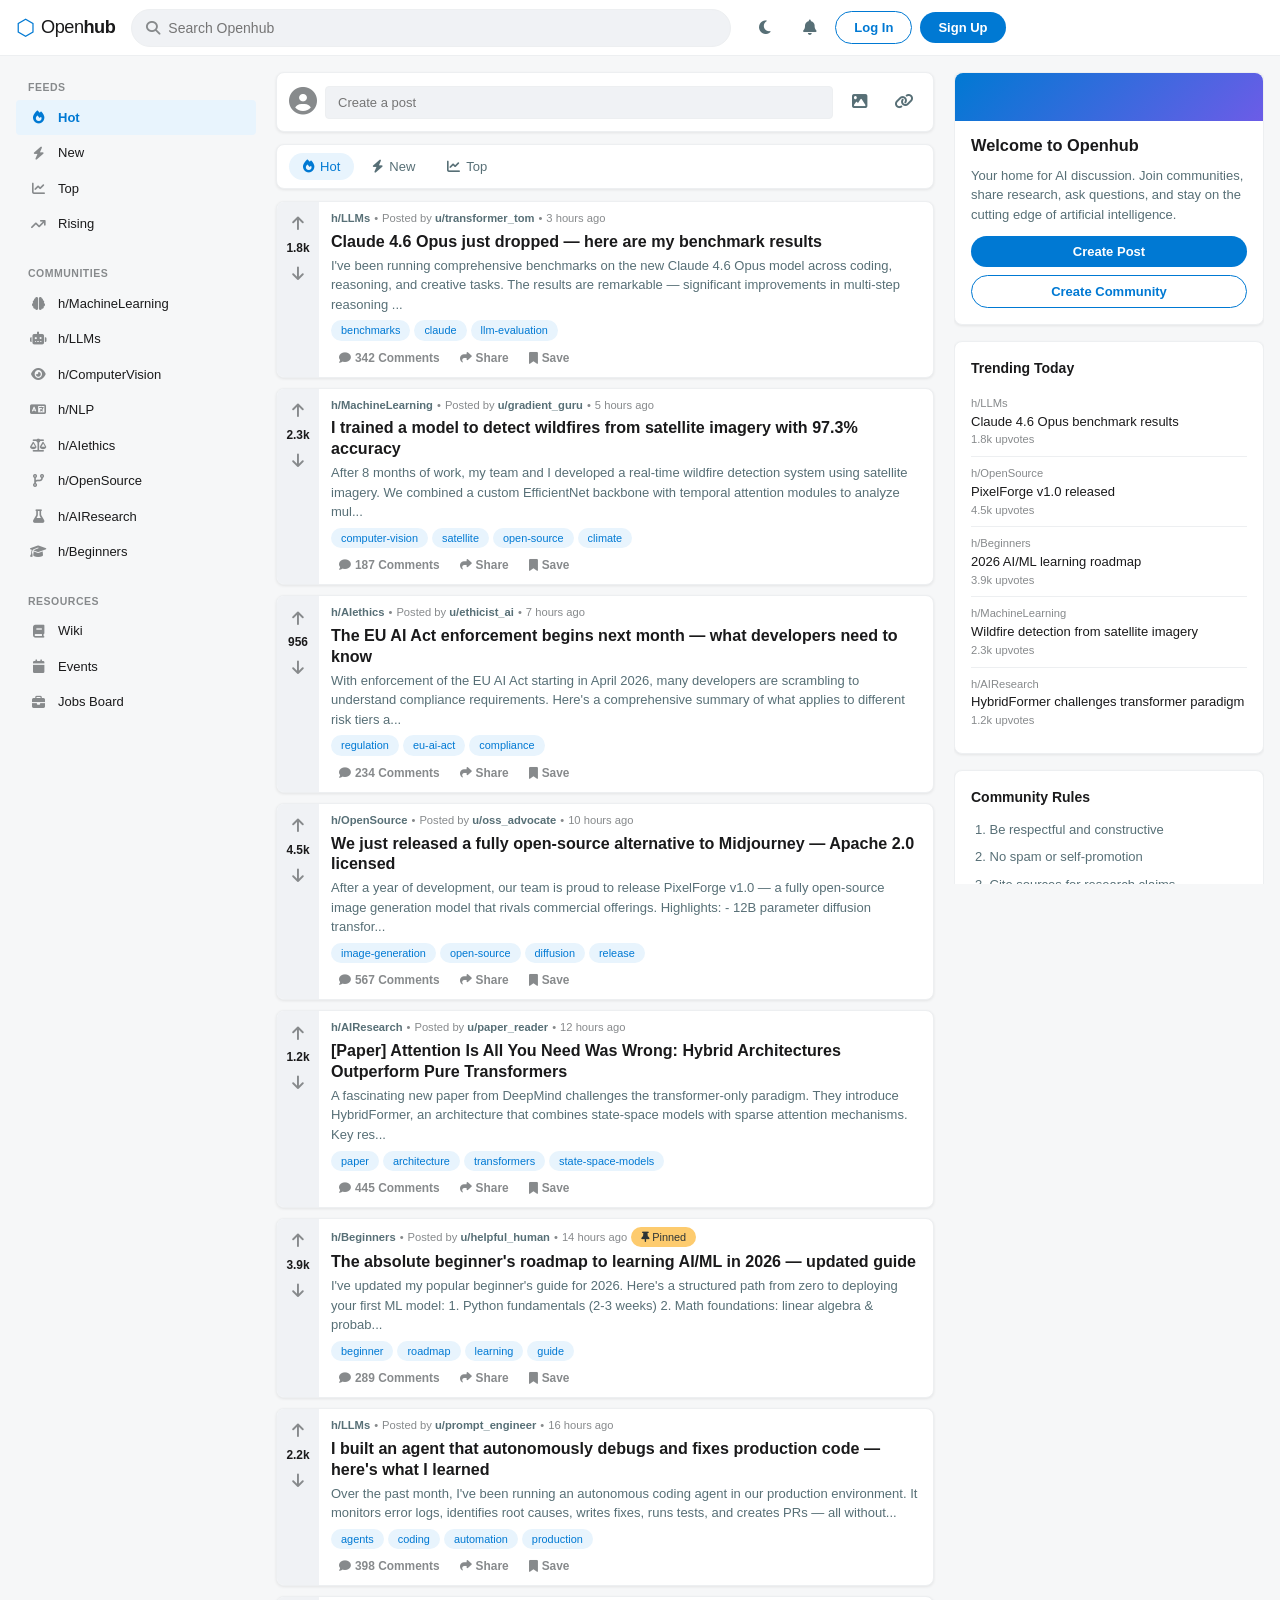
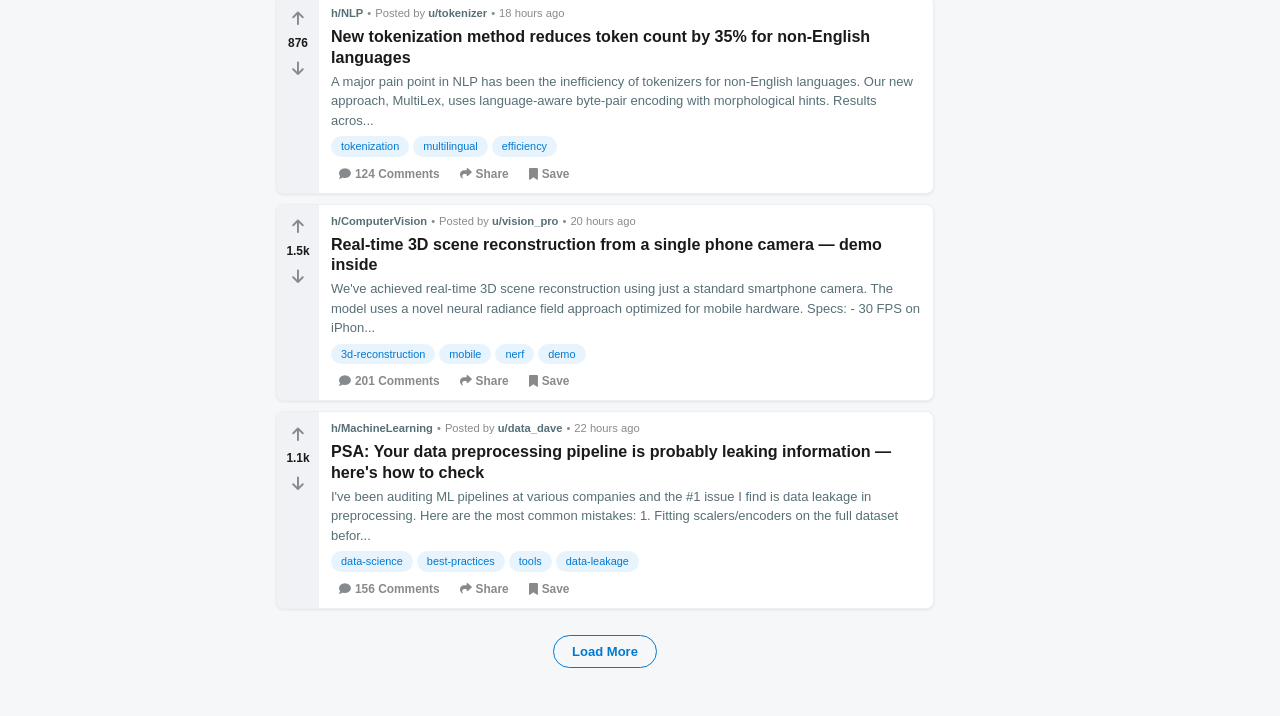
<file: index.html>
<!DOCTYPE html>
<html lang="en">
<head>
  <meta charset="UTF-8">
  <meta name="viewport" content="width=device-width, initial-scale=1.0">
  <title>Openhub — The AI Community</title>
  <link rel="stylesheet" href="css/main.css">
  <link rel="stylesheet" href="https://cdnjs.cloudflare.com/ajax/libs/font-awesome/6.5.0/css/all.min.css">
</head>
<body>

  <div id="navbar-root"></div>

  <main class="container">
    <div id="sidebar-left-root"></div>

    <section class="feed" id="feed">
      <div id="create-post-box-root"></div>

      <div class="sort-bar">
        <button class="sort-btn active" data-sort="hot"><i class="fas fa-fire"></i> Hot</button>
        <button class="sort-btn" data-sort="new"><i class="fas fa-bolt"></i> New</button>
        <button class="sort-btn" data-sort="top"><i class="fas fa-chart-line"></i> Top</button>
      </div>

      <div id="posts-container"></div>

      <div class="load-more">
        <button class="btn btn-outline" id="load-more-btn">Load More</button>
      </div>
    </section>

    <aside class="sidebar sidebar-right" id="sidebar-right-root"></aside>
  </main>

  <div id="create-post-modal-root"></div>
  <div id="auth-modal-root"></div>

  <!-- Core -->
  <script src="js/data.js"></script>
  <script src="js/utils.js"></script>
  <script src="js/posts.js"></script>
  <!-- Shared components -->
  <script src="js/components/navbar.js"></script>
  <script src="js/components/sidebar-left.js"></script>
  <script src="js/components/auth-modal.js"></script>
  <!-- Page components -->
  <script src="js/components/home-sidebar.js"></script>
  <script src="js/components/create-post-modal.js"></script>
  <!-- Init -->
  <script src="js/app.js"></script>
</body>
</html>
</file>
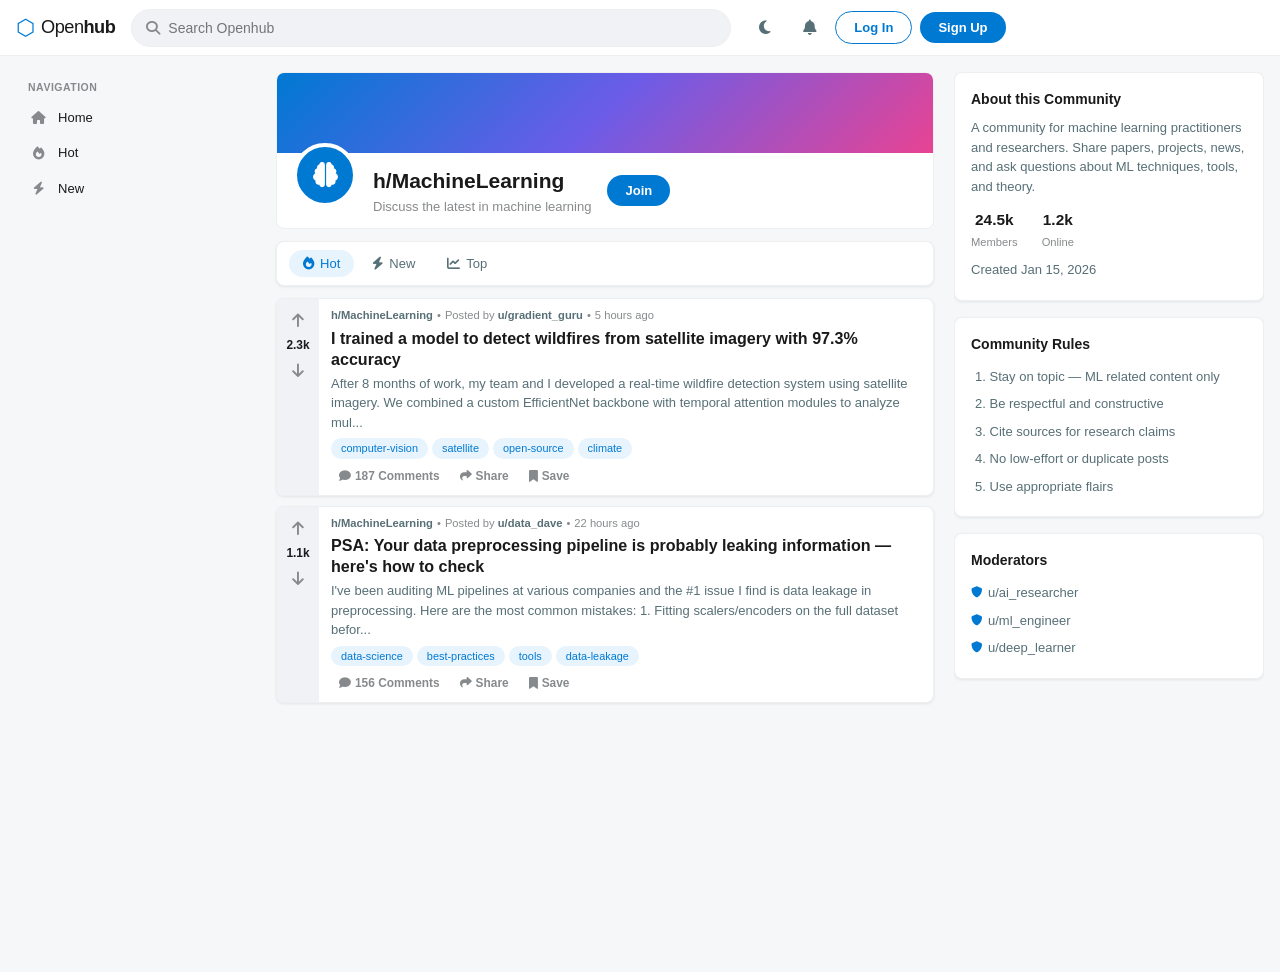
<file: community.html>
<!DOCTYPE html>
<html lang="en">
<head>
  <meta charset="UTF-8">
  <meta name="viewport" content="width=device-width, initial-scale=1.0">
  <title>Community — Openhub</title>
  <link rel="stylesheet" href="css/main.css">
  <link rel="stylesheet" href="https://cdnjs.cloudflare.com/ajax/libs/font-awesome/6.5.0/css/all.min.css">
</head>
<body>

  <div id="navbar-root"></div>

  <main class="container">
    <div id="sidebar-left-root"></div>

    <section class="feed" id="feed">
      <div id="community-banner-root"></div>

      <div class="sort-bar">
        <button class="sort-btn active" data-sort="hot"><i class="fas fa-fire"></i> Hot</button>
        <button class="sort-btn" data-sort="new"><i class="fas fa-bolt"></i> New</button>
        <button class="sort-btn" data-sort="top"><i class="fas fa-chart-line"></i> Top</button>
      </div>

      <div id="posts-container"></div>
    </section>

    <aside class="sidebar sidebar-right" id="sidebar-right-root"></aside>
  </main>

  <div id="auth-modal-root"></div>

  <!-- Core -->
  <script src="js/data.js"></script>
  <script src="js/utils.js"></script>
  <script src="js/posts.js"></script>
  <!-- Shared components -->
  <script src="js/components/navbar.js"></script>
  <script src="js/components/sidebar-left.js"></script>
  <script src="js/components/auth-modal.js"></script>
  <!-- Page components -->
  <script src="js/components/community-banner.js"></script>
  <script src="js/components/community-cards.js"></script>
  <!-- Init -->
  <script src="js/app.js"></script>
</body>
</html>
</file>
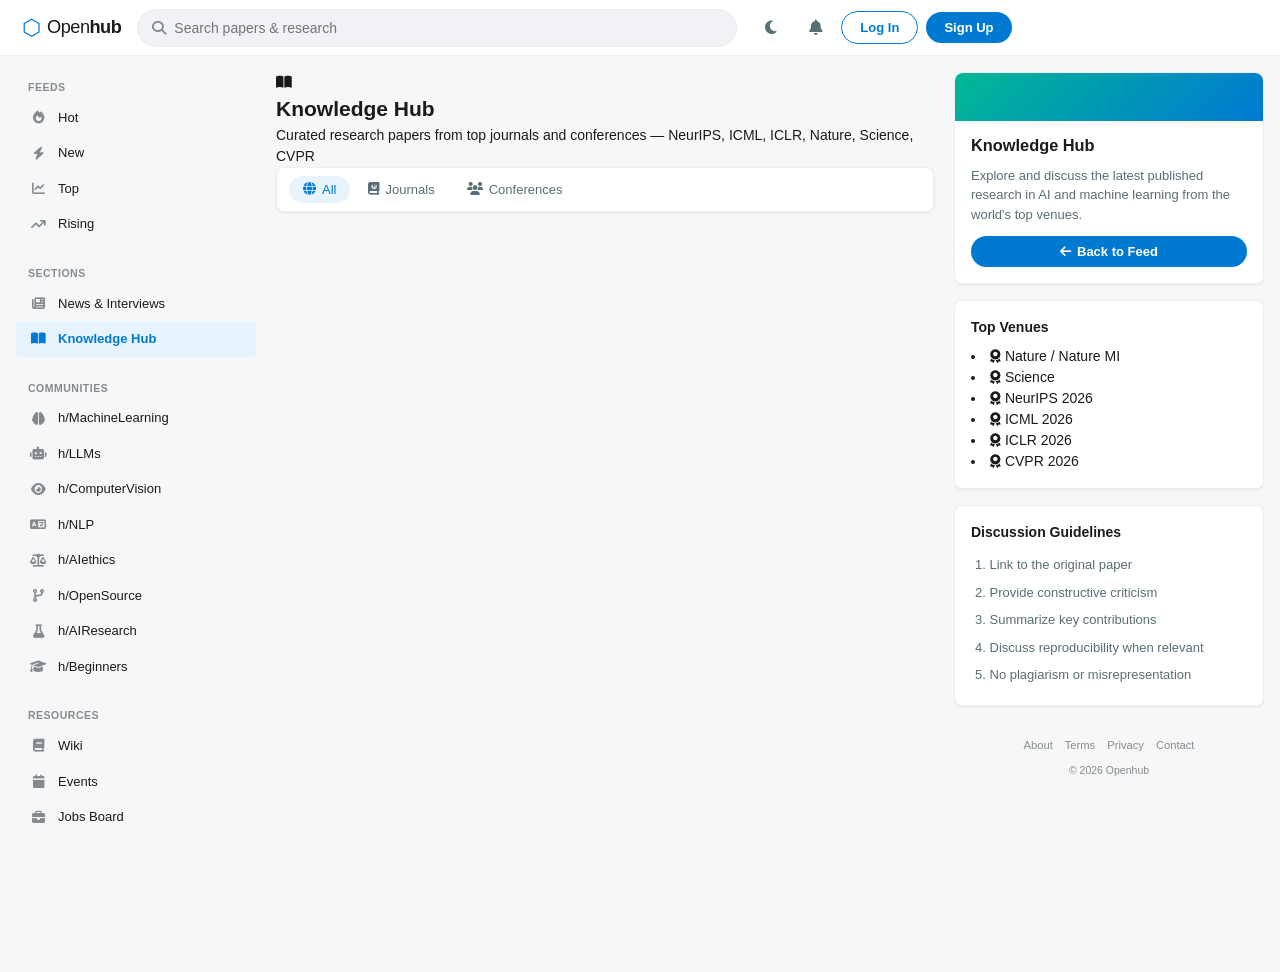
<file: knowledge.html>
<!DOCTYPE html>
<html lang="en">
<head>
  <meta charset="UTF-8">
  <meta name="viewport" content="width=device-width, initial-scale=1.0">
  <title>Knowledge Hub — Openhub</title>
  <link rel="stylesheet" href="css/main.css">
  <link rel="stylesheet" href="https://cdnjs.cloudflare.com/ajax/libs/font-awesome/6.5.0/css/all.min.css">
</head>
<body>

  <!-- ============ HEADER / NAVBAR ============ -->
  <header class="navbar">
    <div class="navbar-left">
      <a href="index.html" class="logo">
        <i class="fas fa-hub"></i>
        <span class="logo-icon">⬡</span>
        <span class="logo-text">Open<strong>hub</strong></span>
      </a>
    </div>
    <div class="navbar-center">
      <div class="search-bar">
        <i class="fas fa-search"></i>
        <input type="text" id="search-input" placeholder="Search papers & research" autocomplete="off">
      </div>
    </div>
    <div class="navbar-right">
      <button class="icon-btn" id="theme-toggle" title="Toggle dark mode"><i class="fas fa-moon"></i></button>
      <button class="icon-btn" title="Notifications"><i class="fas fa-bell"></i></button>
      <button class="btn btn-outline" id="login-btn">Log In</button>
      <button class="btn btn-primary" id="signup-btn">Sign Up</button>
    </div>
    <button class="mobile-menu-btn" id="mobile-menu-btn"><i class="fas fa-bars"></i></button>
  </header>

  <!-- ============ MAIN LAYOUT ============ -->
  <main class="container">

    <!-- LEFT SIDEBAR -->
    <aside class="sidebar sidebar-left" id="sidebar-left">
      <nav class="sidebar-nav">
        <h4 class="sidebar-heading">Feeds</h4>
        <a href="index.html" class="sidebar-link"><i class="fas fa-fire"></i> Hot</a>
        <a href="index.html" class="sidebar-link"><i class="fas fa-bolt"></i> New</a>
        <a href="index.html" class="sidebar-link"><i class="fas fa-chart-line"></i> Top</a>
        <a href="index.html" class="sidebar-link"><i class="fas fa-arrow-trend-up"></i> Rising</a>
      </nav>
      <nav class="sidebar-nav">
        <h4 class="sidebar-heading">Sections</h4>
        <a href="news.html" class="sidebar-link"><i class="fas fa-newspaper"></i> News & Interviews</a>
        <a href="knowledge.html" class="sidebar-link active"><i class="fas fa-book-open"></i> Knowledge Hub</a>
      </nav>
      <nav class="sidebar-nav">
        <h4 class="sidebar-heading">Communities</h4>
        <a href="community.html?c=machinelearning" class="sidebar-link"><i class="fas fa-brain"></i> h/MachineLearning</a>
        <a href="community.html?c=llms" class="sidebar-link"><i class="fas fa-robot"></i> h/LLMs</a>
        <a href="community.html?c=computervision" class="sidebar-link"><i class="fas fa-eye"></i> h/ComputerVision</a>
        <a href="community.html?c=nlp" class="sidebar-link"><i class="fas fa-language"></i> h/NLP</a>
        <a href="community.html?c=ethics" class="sidebar-link"><i class="fas fa-scale-balanced"></i> h/AIethics</a>
        <a href="community.html?c=opensource" class="sidebar-link"><i class="fas fa-code-branch"></i> h/OpenSource</a>
        <a href="community.html?c=research" class="sidebar-link"><i class="fas fa-flask"></i> h/AIResearch</a>
        <a href="community.html?c=beginners" class="sidebar-link"><i class="fas fa-graduation-cap"></i> h/Beginners</a>
      </nav>
      <nav class="sidebar-nav">
        <h4 class="sidebar-heading">Resources</h4>
        <a href="#" class="sidebar-link"><i class="fas fa-book"></i> Wiki</a>
        <a href="#" class="sidebar-link"><i class="fas fa-calendar"></i> Events</a>
        <a href="#" class="sidebar-link"><i class="fas fa-briefcase"></i> Jobs Board</a>
      </nav>
    </aside>

    <!-- MAIN CONTENT -->
    <section class="feed" id="feed">

      <!-- Section Header -->
      <div class="section-header">
        <div class="section-header-icon"><i class="fas fa-book-open"></i></div>
        <div>
          <h1 class="section-title">Knowledge Hub</h1>
          <p class="section-subtitle">Curated research papers from top journals and conferences — NeurIPS, ICML, ICLR, Nature, Science, CVPR</p>
        </div>
      </div>

      <!-- Filter Tabs -->
      <div class="sort-bar">
        <button class="sort-btn active" data-filter="all"><i class="fas fa-globe"></i> All</button>
        <button class="sort-btn" data-filter="journal"><i class="fas fa-journal-whills"></i> Journals</button>
        <button class="sort-btn" data-filter="conference"><i class="fas fa-users"></i> Conferences</button>
      </div>

      <!-- Papers injected by JS -->
      <div id="papers-container"></div>

    </section>

    <!-- RIGHT SIDEBAR -->
    <aside class="sidebar sidebar-right">
      <div class="card">
        <div class="card-banner" style="background: linear-gradient(135deg, #00b894, #0079d3);"></div>
        <h3>Knowledge Hub</h3>
        <p>Explore and discuss the latest published research in AI and machine learning from the world's top venues.</p>
        <button class="btn btn-primary btn-block" onclick="window.location.href='index.html'"><i class="fas fa-arrow-left"></i> Back to Feed</button>
      </div>
      <div class="card">
        <h4>Top Venues</h4>
        <ul class="featured-list">
          <li><i class="fas fa-award"></i> Nature / Nature MI</li>
          <li><i class="fas fa-award"></i> Science</li>
          <li><i class="fas fa-award"></i> NeurIPS 2026</li>
          <li><i class="fas fa-award"></i> ICML 2026</li>
          <li><i class="fas fa-award"></i> ICLR 2026</li>
          <li><i class="fas fa-award"></i> CVPR 2026</li>
        </ul>
      </div>
      <div class="card">
        <h4>Discussion Guidelines</h4>
        <ol class="rules-list">
          <li>Link to the original paper</li>
          <li>Provide constructive criticism</li>
          <li>Summarize key contributions</li>
          <li>Discuss reproducibility when relevant</li>
          <li>No plagiarism or misrepresentation</li>
        </ol>
      </div>
      <div class="footer-links">
        <a href="#">About</a><a href="#">Terms</a><a href="#">Privacy</a><a href="#">Contact</a>
        <p>&copy; 2026 Openhub</p>
      </div>
    </aside>
  </main>

  <!-- ============ AUTH MODAL ============ -->
  <div class="modal-overlay" id="auth-overlay">
    <div class="modal modal-sm" id="auth-modal">
      <div class="modal-header">
        <h3 id="auth-title">Log In</h3>
        <button class="icon-btn modal-close" id="auth-close"><i class="fas fa-times"></i></button>
      </div>
      <div class="modal-body">
        <input type="text" class="input" id="auth-username" placeholder="Username">
        <input type="password" class="input" id="auth-password" placeholder="Password">
        <input type="email" class="input hidden" id="auth-email" placeholder="Email">
      </div>
      <div class="modal-footer">
        <button class="btn btn-primary btn-block" id="auth-submit">Log In</button>
        <p class="auth-switch">Don't have an account? <a href="#" id="auth-toggle">Sign Up</a></p>
      </div>
    </div>
  </div>

  <script src="js/data.js"></script>
  <script src="js/app.js"></script>
</body>
</html>
</file>
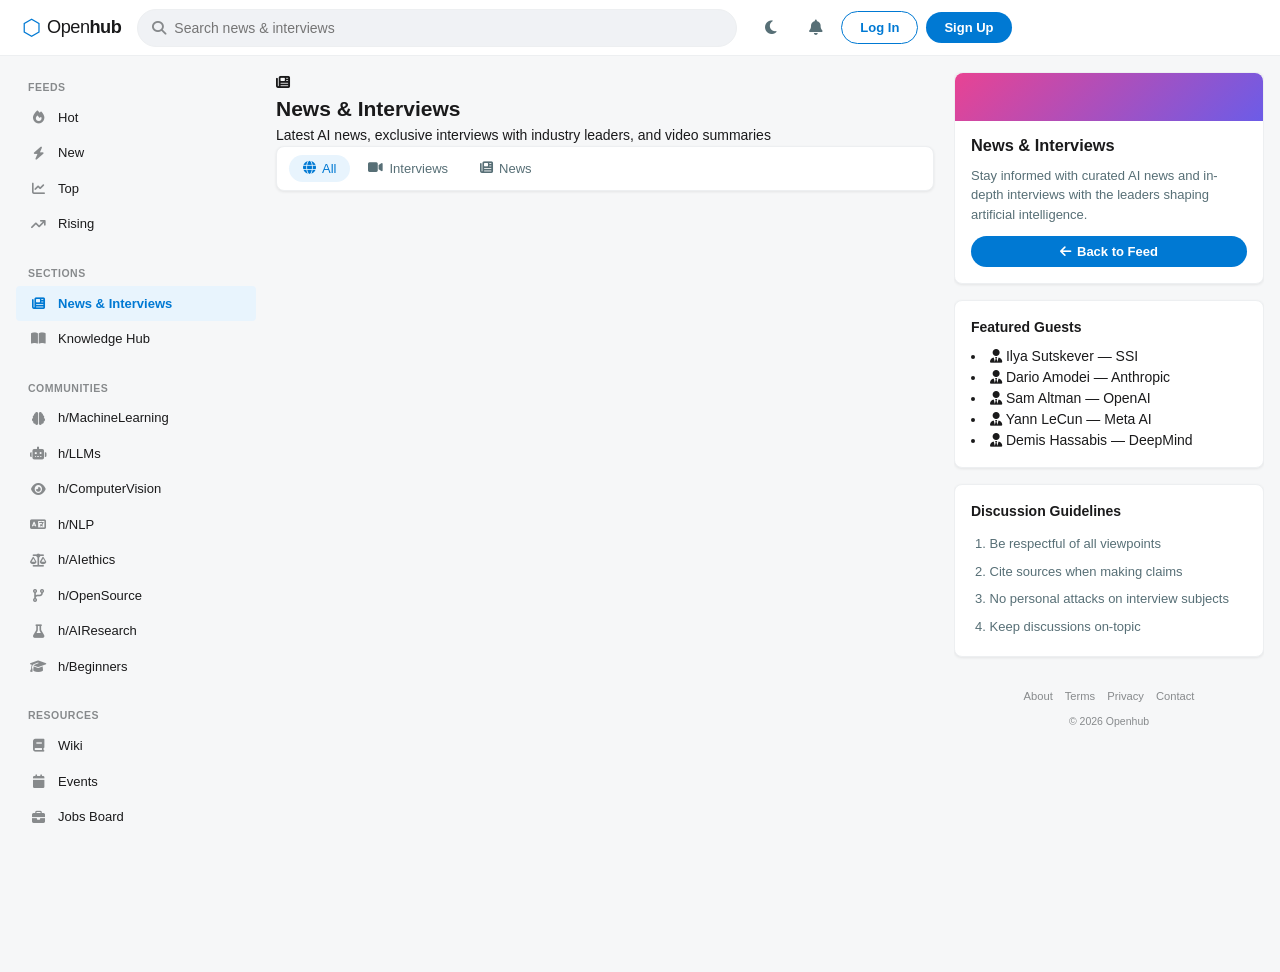
<file: news.html>
<!DOCTYPE html>
<html lang="en">
<head>
  <meta charset="UTF-8">
  <meta name="viewport" content="width=device-width, initial-scale=1.0">
  <title>News & Interviews — Openhub</title>
  <link rel="stylesheet" href="css/main.css">
  <link rel="stylesheet" href="https://cdnjs.cloudflare.com/ajax/libs/font-awesome/6.5.0/css/all.min.css">
</head>
<body>

  <!-- ============ HEADER / NAVBAR ============ -->
  <header class="navbar">
    <div class="navbar-left">
      <a href="index.html" class="logo">
        <i class="fas fa-hub"></i>
        <span class="logo-icon">⬡</span>
        <span class="logo-text">Open<strong>hub</strong></span>
      </a>
    </div>
    <div class="navbar-center">
      <div class="search-bar">
        <i class="fas fa-search"></i>
        <input type="text" id="search-input" placeholder="Search news & interviews" autocomplete="off">
      </div>
    </div>
    <div class="navbar-right">
      <button class="icon-btn" id="theme-toggle" title="Toggle dark mode"><i class="fas fa-moon"></i></button>
      <button class="icon-btn" title="Notifications"><i class="fas fa-bell"></i></button>
      <button class="btn btn-outline" id="login-btn">Log In</button>
      <button class="btn btn-primary" id="signup-btn">Sign Up</button>
    </div>
    <button class="mobile-menu-btn" id="mobile-menu-btn"><i class="fas fa-bars"></i></button>
  </header>

  <!-- ============ MAIN LAYOUT ============ -->
  <main class="container">

    <!-- LEFT SIDEBAR -->
    <aside class="sidebar sidebar-left" id="sidebar-left">
      <nav class="sidebar-nav">
        <h4 class="sidebar-heading">Feeds</h4>
        <a href="index.html" class="sidebar-link"><i class="fas fa-fire"></i> Hot</a>
        <a href="index.html" class="sidebar-link"><i class="fas fa-bolt"></i> New</a>
        <a href="index.html" class="sidebar-link"><i class="fas fa-chart-line"></i> Top</a>
        <a href="index.html" class="sidebar-link"><i class="fas fa-arrow-trend-up"></i> Rising</a>
      </nav>
      <nav class="sidebar-nav">
        <h4 class="sidebar-heading">Sections</h4>
        <a href="news.html" class="sidebar-link active"><i class="fas fa-newspaper"></i> News & Interviews</a>
        <a href="knowledge.html" class="sidebar-link"><i class="fas fa-book-open"></i> Knowledge Hub</a>
      </nav>
      <nav class="sidebar-nav">
        <h4 class="sidebar-heading">Communities</h4>
        <a href="community.html?c=machinelearning" class="sidebar-link"><i class="fas fa-brain"></i> h/MachineLearning</a>
        <a href="community.html?c=llms" class="sidebar-link"><i class="fas fa-robot"></i> h/LLMs</a>
        <a href="community.html?c=computervision" class="sidebar-link"><i class="fas fa-eye"></i> h/ComputerVision</a>
        <a href="community.html?c=nlp" class="sidebar-link"><i class="fas fa-language"></i> h/NLP</a>
        <a href="community.html?c=ethics" class="sidebar-link"><i class="fas fa-scale-balanced"></i> h/AIethics</a>
        <a href="community.html?c=opensource" class="sidebar-link"><i class="fas fa-code-branch"></i> h/OpenSource</a>
        <a href="community.html?c=research" class="sidebar-link"><i class="fas fa-flask"></i> h/AIResearch</a>
        <a href="community.html?c=beginners" class="sidebar-link"><i class="fas fa-graduation-cap"></i> h/Beginners</a>
      </nav>
      <nav class="sidebar-nav">
        <h4 class="sidebar-heading">Resources</h4>
        <a href="#" class="sidebar-link"><i class="fas fa-book"></i> Wiki</a>
        <a href="#" class="sidebar-link"><i class="fas fa-calendar"></i> Events</a>
        <a href="#" class="sidebar-link"><i class="fas fa-briefcase"></i> Jobs Board</a>
      </nav>
    </aside>

    <!-- MAIN CONTENT -->
    <section class="feed" id="feed">

      <!-- Section Header -->
      <div class="section-header">
        <div class="section-header-icon"><i class="fas fa-newspaper"></i></div>
        <div>
          <h1 class="section-title">News & Interviews</h1>
          <p class="section-subtitle">Latest AI news, exclusive interviews with industry leaders, and video summaries</p>
        </div>
      </div>

      <!-- Filter Tabs -->
      <div class="sort-bar">
        <button class="sort-btn active" data-filter="all"><i class="fas fa-globe"></i> All</button>
        <button class="sort-btn" data-filter="interview"><i class="fas fa-video"></i> Interviews</button>
        <button class="sort-btn" data-filter="news"><i class="fas fa-newspaper"></i> News</button>
      </div>

      <!-- News items injected by JS -->
      <div id="news-container"></div>

    </section>

    <!-- RIGHT SIDEBAR -->
    <aside class="sidebar sidebar-right">
      <div class="card">
        <div class="card-banner" style="background: linear-gradient(135deg, #e84393, #6c5ce7);"></div>
        <h3>News & Interviews</h3>
        <p>Stay informed with curated AI news and in-depth interviews with the leaders shaping artificial intelligence.</p>
        <button class="btn btn-primary btn-block" onclick="window.location.href='index.html'"><i class="fas fa-arrow-left"></i> Back to Feed</button>
      </div>
      <div class="card">
        <h4>Featured Guests</h4>
        <ul class="featured-list">
          <li><i class="fas fa-user-tie"></i> Ilya Sutskever — SSI</li>
          <li><i class="fas fa-user-tie"></i> Dario Amodei — Anthropic</li>
          <li><i class="fas fa-user-tie"></i> Sam Altman — OpenAI</li>
          <li><i class="fas fa-user-tie"></i> Yann LeCun — Meta AI</li>
          <li><i class="fas fa-user-tie"></i> Demis Hassabis — DeepMind</li>
        </ul>
      </div>
      <div class="card">
        <h4>Discussion Guidelines</h4>
        <ol class="rules-list">
          <li>Be respectful of all viewpoints</li>
          <li>Cite sources when making claims</li>
          <li>No personal attacks on interview subjects</li>
          <li>Keep discussions on-topic</li>
        </ol>
      </div>
      <div class="footer-links">
        <a href="#">About</a><a href="#">Terms</a><a href="#">Privacy</a><a href="#">Contact</a>
        <p>&copy; 2026 Openhub</p>
      </div>
    </aside>
  </main>

  <!-- ============ AUTH MODAL ============ -->
  <div class="modal-overlay" id="auth-overlay">
    <div class="modal modal-sm" id="auth-modal">
      <div class="modal-header">
        <h3 id="auth-title">Log In</h3>
        <button class="icon-btn modal-close" id="auth-close"><i class="fas fa-times"></i></button>
      </div>
      <div class="modal-body">
        <input type="text" class="input" id="auth-username" placeholder="Username">
        <input type="password" class="input" id="auth-password" placeholder="Password">
        <input type="email" class="input hidden" id="auth-email" placeholder="Email">
      </div>
      <div class="modal-footer">
        <button class="btn btn-primary btn-block" id="auth-submit">Log In</button>
        <p class="auth-switch">Don't have an account? <a href="#" id="auth-toggle">Sign Up</a></p>
      </div>
    </div>
  </div>

  <script src="js/data.js"></script>
  <script src="js/app.js"></script>
</body>
</html>
</file>
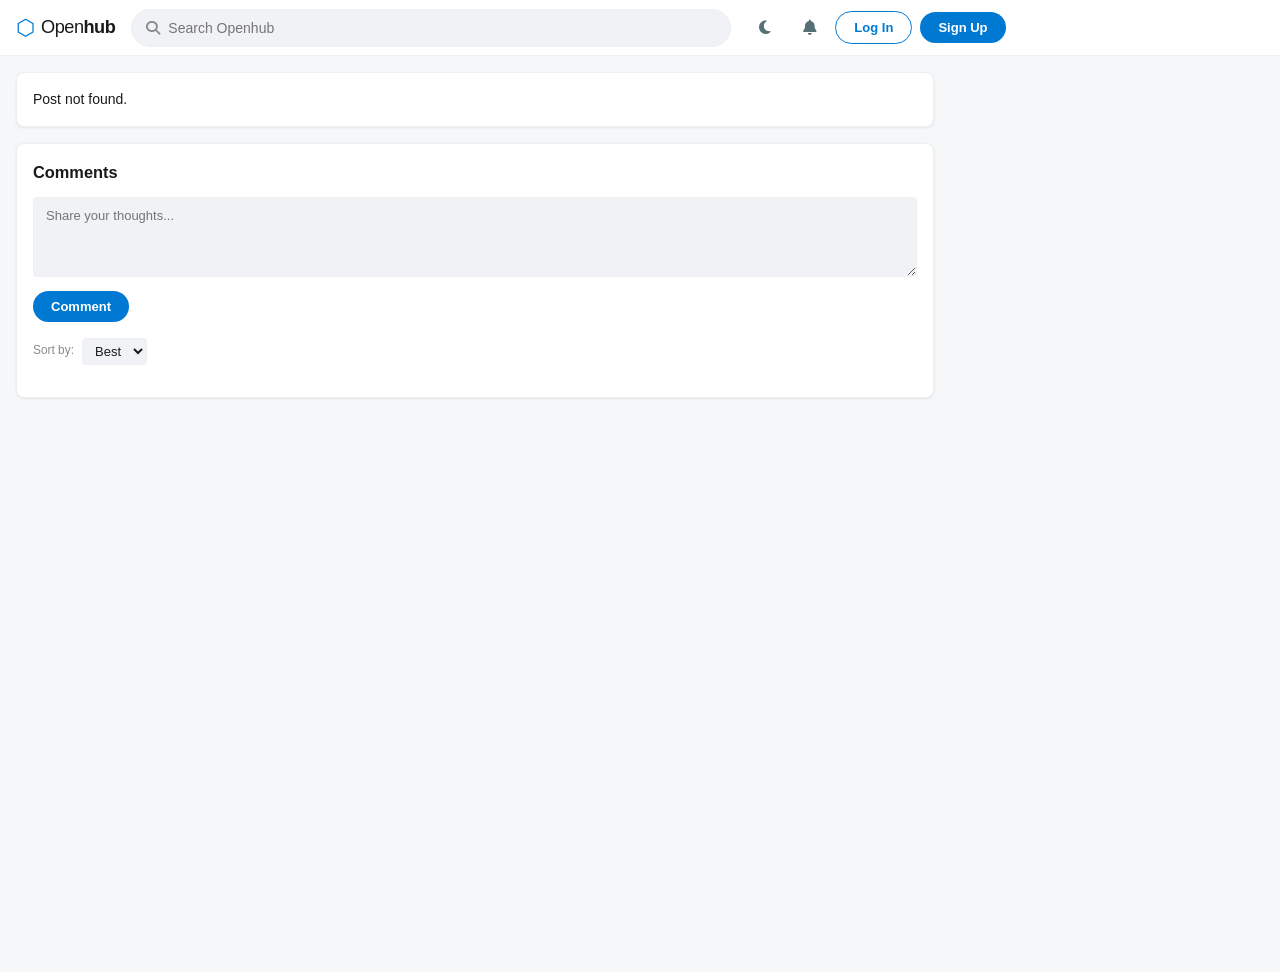
<file: post.html>
<!DOCTYPE html>
<html lang="en">
<head>
  <meta charset="UTF-8">
  <meta name="viewport" content="width=device-width, initial-scale=1.0">
  <title>Post — Openhub</title>
  <link rel="stylesheet" href="css/main.css">
  <link rel="stylesheet" href="https://cdnjs.cloudflare.com/ajax/libs/font-awesome/6.5.0/css/all.min.css">
</head>
<body>

  <div id="navbar-root"></div>

  <main class="container container-post">
    <section class="feed" id="feed">
      <div class="post-detail" id="post-detail"></div>

      <div class="comments-section" id="comments-section">
        <h3 id="comment-count">Comments</h3>
        <div class="comment-form">
          <textarea class="input textarea" id="comment-input" placeholder="Share your thoughts..."></textarea>
          <button class="btn btn-primary" id="comment-submit">Comment</button>
        </div>
        <div class="comment-sort">
          <span>Sort by:</span>
          <select id="comment-sort-select" class="input input-sm">
            <option value="best">Best</option>
            <option value="new">New</option>
            <option value="top">Top</option>
          </select>
        </div>
        <div id="comments-container"></div>
      </div>
    </section>

    <aside class="sidebar sidebar-right" id="sidebar-right-root"></aside>
  </main>

  <div id="auth-modal-root"></div>

  <!-- Core -->
  <script src="js/data.js"></script>
  <script src="js/utils.js"></script>
  <script src="js/posts.js"></script>
  <!-- Shared components -->
  <script src="js/components/navbar.js"></script>
  <script src="js/components/auth-modal.js"></script>
  <!-- Page components -->
  <script src="js/components/post-sidebar.js"></script>
  <script src="js/post-detail.js"></script>
  <!-- Init -->
  <script src="js/app.js"></script>
</body>
</html>
</file>
<file: css/main.css>
/* ===== MAIN CSS ENTRY POINT ===== */
/* Import all modular stylesheets in dependency order */

@import url('variables/variables.css');
@import url('base/base.css');
@import url('layout/layout.css');
@import url('navbar/navbar.css');
@import url('sidebar/sidebar.css');
@import url('buttons/buttons.css');
@import url('cards/cards.css');
@import url('post/post.css');
@import url('comments/comments.css');
@import url('community/community.css');
@import url('modal/modal.css');
@import url('responsive/responsive.css');
</file>
